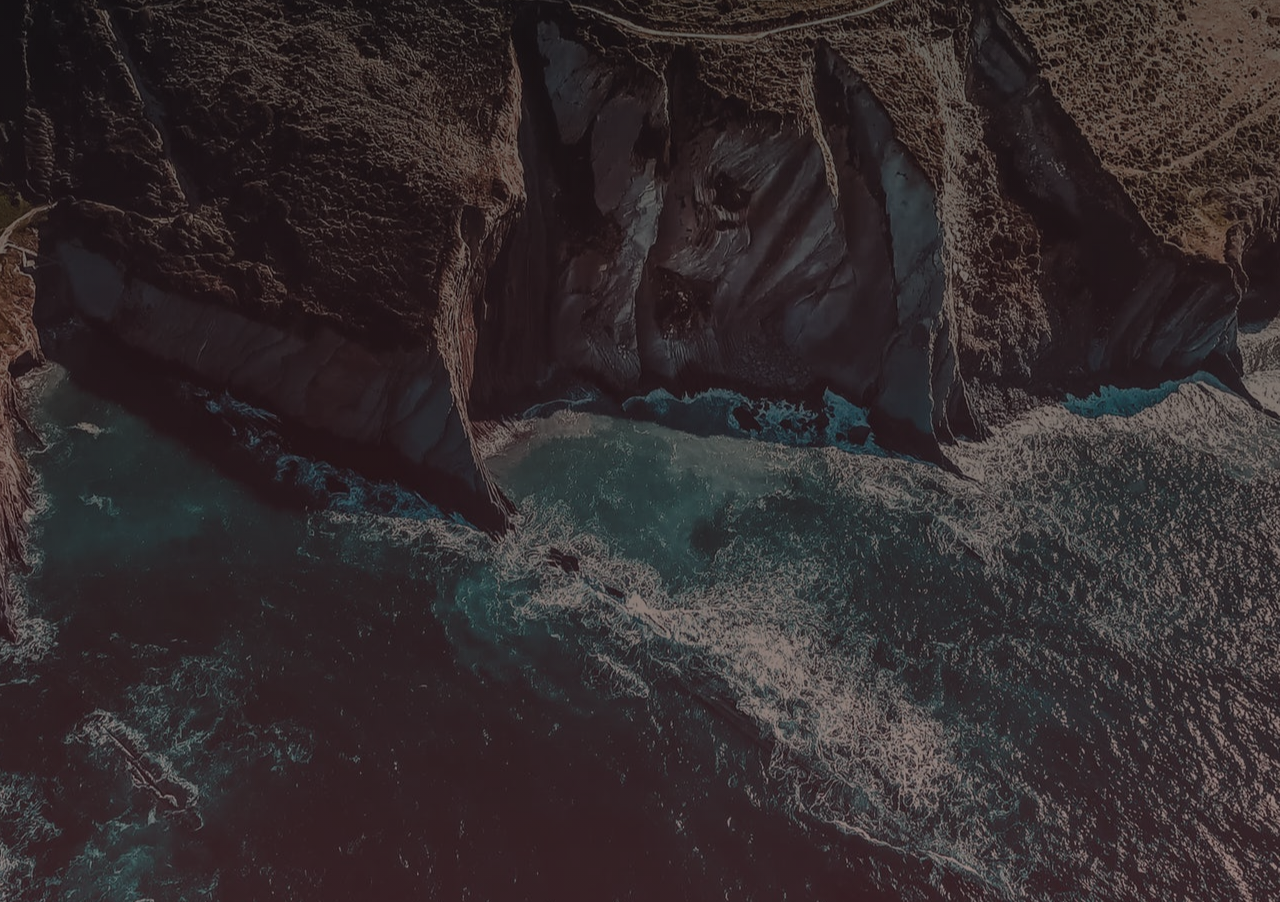
<file: index.html>
<!Doctype html>
<html lang="en-US">
<meta charset="utf-8">

<head>
    <title>Personalized New Tab </title>
    <link rel="stylesheet" type="text/css" href="css/todo.css" />
    <link rel="stylesheet" type="text/css" href="css/index.css" />
    <script src="js/jquery-3.3.1.js"></script>
    <script src="js/purify.min.js"></script>
    <script src="js/todo.js"></script>
    <script src="js/jquery.ripples.js"></script>
    <script defer src="js/app.js"></script>

</head>

<body>
    <main id="bg">
        <div id="container"></div>
    </main>
</body>

</html>
</file>
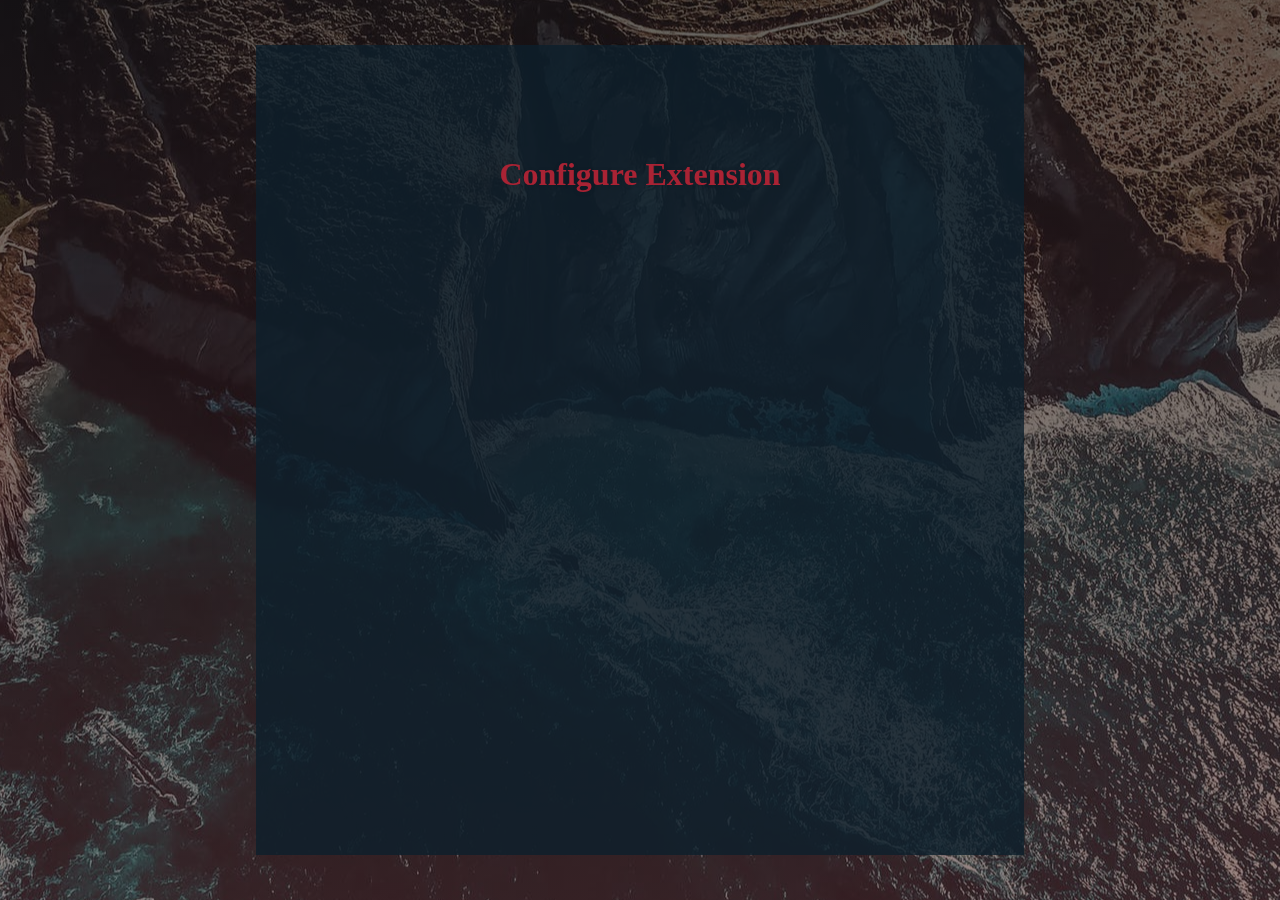
<file: options.html>
<!DOCTYPE html>
<html>

<head>
    <title>Settings</title>
</head>
<link rel="stylesheet" type="text/css" href="css/index.css" />
<link rel="stylesheet" type="text/css" href="css/settings.css" />
<script src="js/jquery-3.3.1.js"></script>
<script defer src="js/options.js"></script>

<body>
    <div id="settings-container">
        <h1>Configure Extension</h1>
    </div>
</body>

</html>
</file>
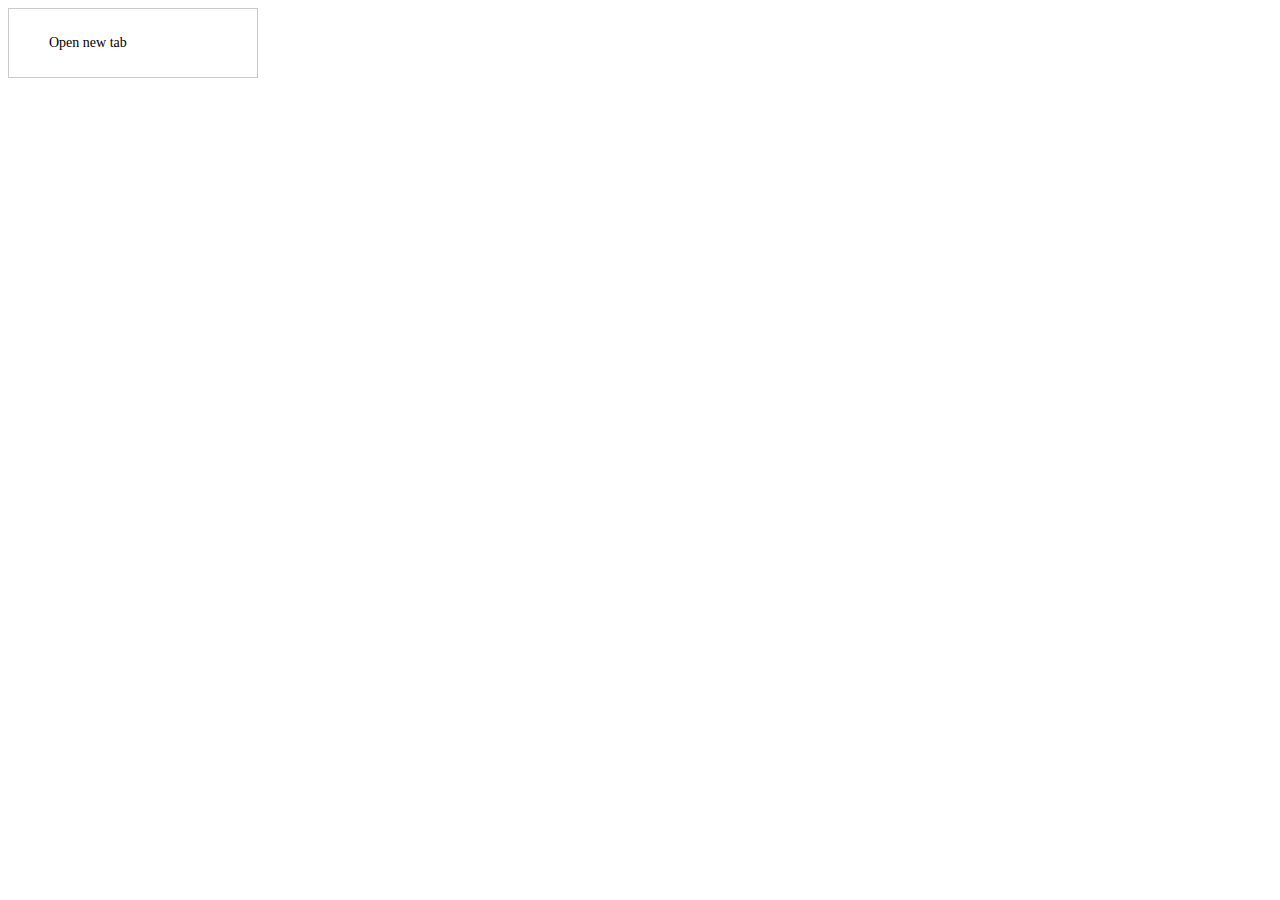
<file: popup.html>
<!Doctype html>
<html lang="en-US">
<meta charset="utf-8">
<head>
	<title>Personalized New Tab</title>
	<link rel="stylesheet" type="text/css" href="css/popup.css"/>
	<script src="js/jquery-3.3.1.js"></script>
	<script src="js/popup.js"></script>
</head>
<body>
<main class="popup-container">
	<ul>
		<li id="newTab">Open new tab</li>
	</ul>
</main>
</body>
</html>
</file>
<file: css/todo.css>
@import 'common.css';

form {
  outline: 0;
  margin-top: 5%;
  border: 3px solid #3b3b3b;
}

input[type="text"] {
  outline: 0;
  width: 63.4%;
  height: 32px;
  border: none;
  font-size: 18px;
  font-weight: normal;
  padding-left: 10px;
}

.add {
  outline: 0;
  float: right;
  width: 33%;
  height: 36px;
  color: #fff;
  font-size: 18px;
  border: none;
  cursor: pointer;
  background-color: #3b3b3b;
}

ul {
  padding: 0;
  text-align: left;
  list-style: none;
}

hr {
  border-bottom: 0;
  margin: 15px 0;
}

input[type="checkbox"] { width: 30px; }

.remove {
  float: right;
  cursor: pointer;
}

.completed { text-decoration: line-through; }
</file>
<file: css/index.css>
@import 'common.css';

body {
  color: #fff;
  background: linear-gradient(90deg, rgba(2,0,36,1) 27%, rgba(121,9,70,0.8) 53%, rgba(0,212,255,1) 75%);
  background: -webkit-linear-gradient(to right, rgba(2,0,36,1) 27%, rgba(121,9,70,0.8) 53%, rgba(0,212,255,1) 75%);
  background:  linear-gradient(
      rgba(0, 0, 0, 0.6),
      rgba(56, 15, 17, 0.5)
    ), url('https://picsum.photos/2048/1365/?random'),url('../images/bg.jpeg');
    background-position: center center;
    transition: background 2s ease-in-out;
    filter: blur(0.2px);
    overflow: hidden;
    text-shadow:0 1px 5px rgba(0,0,0,.1);
  margin: 0;
}

h1{
  text-align: center;
  color: #a92334;

}
a {
    outline:0;
    line-height: 1.7em;
    text-decoration:none;
}
a:link {
    color: #0c1f2c;
}
a:visited {
  color: #a92334;
}
a:hover {
  color: #050e13;
}
.feed:hover {
  border-right: 3px solid rgba(0, 0, 0, 0.1);
}
/* vw viewport width */
#feed-container{
  max-width: 30vw;
  height: 80vh;
  overflow-y: scroll;
  border-radius: 10px;
  box-shadow: 3px 3px 20px rgba(5, 14, 19, 0.5);
  background-color: rgba(255, 255, 255, 1);
  padding: 30px;
  width: 25vw;
  margin: 50px 20px;
  transition-duration: 1.5s;
  opacity: 0.1;
}

#feed-container:hover{
  opacity: 0.95;
}
 /*
 Styling the scrollbar of the feed
 */

#feed-container::-webkit-scrollbar-track
{
	-webkit-box-shadow: inset 0 0 6px rgba(0,0,0,0.3);
	background-color: #F5F5F5;
}

#feed-container::-webkit-scrollbar
{
	width: 7px;
	background-color: #F5F5F5;
}

#feed-container::-webkit-scrollbar-thumb
{
	background-color: #000000;
	border: 2px solid #555555;
}

.feed-source {
  text-align: center;
  font-size: 1.2em;
  color: #0c1f2c;

}

.card {
  display: block;
  cursor: pointer;
  height: fit-content;
  padding: 10px;
}

.card:hover {
  background-color: rgba(85, 85, 85, 0.1);
}

#middle {
  position: absolute;
  left: 33vw;
  bottom: 10%;
  right: 15.6%;
  margin: 0;
  max-width: 35vw;
}

.dailyVersesWrapper {
  max-width: 35vw;
  font-size: 1.3em;
}

.dailyVersesWrapper > a {
  color: #fff;
}

#time{
  font-size: 4.5em;
  font-weight: bold;
  color: #fff;
}

#quotes {
  font-size: 1.3em;
  max-width: 35vw;
}

#author > span > a{
  color: #a92334;
}

.todo > span{
  display: inline-block;
}

#todo > span::after {
  content: "\A";
  white-space: pre;
}

.done{
  text-decoration: line-through;
  text-decoration-color: #000;
}

#right {
  position: fixed;
  right: 1%;
  bottom: 10%;
  color: #fff;
  max-width: 33vw;
  width: 400px;}

#nameInput{
  display: none;
}

.input{
  font-size: 2.5rem;
  font-weight: lighter;
  color: #fff;
}

.dailyVerses a{
  color: #a92334;
}

.allSources{
  font-size: 14px;
}

#bg {
  padding: 1px;
  width: 100vw;
  height: 100vh;
}

#bottom-container{
  top: 40px;
  position: fixed;
}

.clock-abbreviation{
  font-size: 1rem;
}

#greeting{
  font-size: 1.5rem;
}
</file>
<file: css/settings.css>
@import 'common.css';


#settings-container {
    margin:5vh 20vw;
    padding: 10vh 5vw;
    background-color: rgba(12, 31, 44, 0.8);
    width: 50vw;
    height: 70vh;
    overflow-y: scroll;
}

/* The container */
.container {
    display: block;
    position: relative;
    padding-left: 35px;
    margin-bottom: 12px;
    cursor: pointer;
    font-size: 22px;
    -webkit-user-select: none;
    -moz-user-select: none;
    -ms-user-select: none;
    user-select: none;
}

/* Hide the browser's default checkbox */
.container input {
    position: absolute;
    opacity: 0;
    cursor: pointer;
    height: 0;
    width: 0;
}
label{
display: block
}
/* Create a custom checkbox */
.checkmark {
    position: absolute;
    top: 0;
    left: 0;
    height: 25px;
    width: 25px;
    background-color: #eee;
}

/* On mouse-over, add a grey background color */
.container:hover input ~ .checkmark {
    background-color: #ccc;
}

/* When the checkbox is checked, add a blue background */
.container input:checked ~ .checkmark {
    background-color: #a92334;
}

/* Create the checkmark/indicator (hidden when not checked) */
.checkmark:after {
    content: "";
    position: absolute;
    display: none;
}

/* Show the checkmark when checked */
.container input:checked ~ .checkmark:after {
    display: block;
}

/* Style the checkmark/indicator */
.container .checkmark:after {
    left: 9px;
    top: 5px;
    width: 5px;
    height: 10px;
    border: solid white;
    border-width: 0 3px 3px 0;
    -webkit-transform: rotate(45deg);
    -ms-transform: rotate(45deg);
    transform: rotate(45deg);
}

/*checkbox*/

.box {

}

.box select {
    background-color: #eee;
    color: #a92334;
    padding: 5px;
    width: 350px;
    border: none;
    font-size: 20px;
    box-shadow: 0 5px 25px rgba(0, 0, 0, 0.2);
    -webkit-appearance: button;
    appearance: button;
    outline: none;
}

.box:hover::before {
    color: rgba(255, 255, 255, 0.6);
    background-color: rgba(255, 255, 255, 0.2);
}

.box select option {
    padding: 1rem;
}

.btn{
    margin: 1rem 1rem 0.5rem 0rem;
    -webkit-border-radius: 0;
    -moz-border-radius: 0;
    border-radius: 0px;
    color: #ffffff;
    font-size: 1rem;
    background: #a92334;
    padding: 0.5rem 1rem 0.5rem 1rem;
    text-decoration: none;
    border: none;
}

.btn:hover {
    background: #a92335;
    text-decoration: none;
    box-shadow: 3px 3px 20px rgba(5, 14, 19, 0.5);
}

.input{
    font-size: 24px;
    padding: 8px;
    color: #a92334;
}
</file>
<file: css/popup.css>
@import 'common.css';

body{
	height: auto;
	width: 250px;
	background-color: #FFF;
	font-size: 14px;
}
.popup-container{
	border: 1px solid #CACACA;
	box-sizing: border-box;
	overflow: hidden;
	width: content-box;
}

.popup-container li {
	list-style: none;
	line-height: 40px;
	height: 40px;
	cursor: pointer;
	display: block;
	position: relative;
	white-space: nowrap;
	text-overflow: ellipsis;
	overflow: hidden;
	text-decoration: none;
	color: #000;
	overflow-y: visible;
}

.popup-container li a {
	text-decoration: none;
}
</file>
